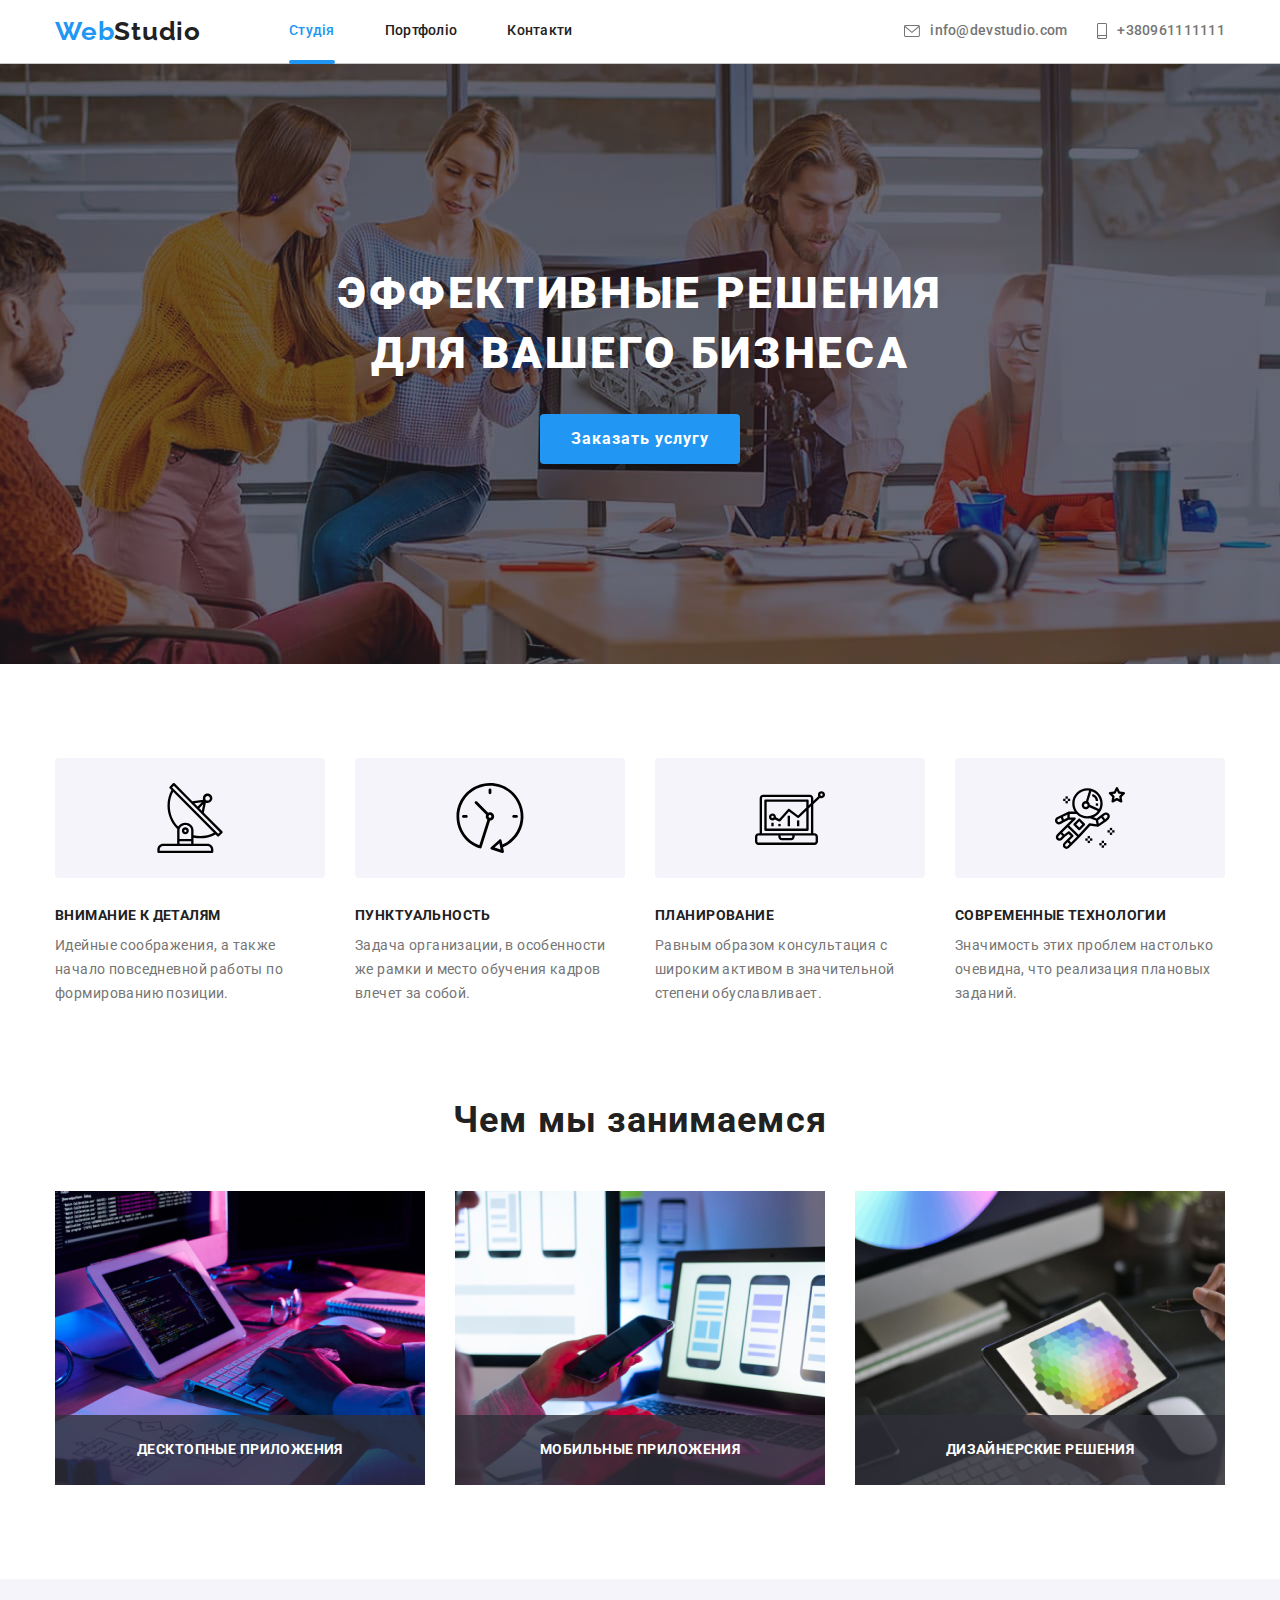
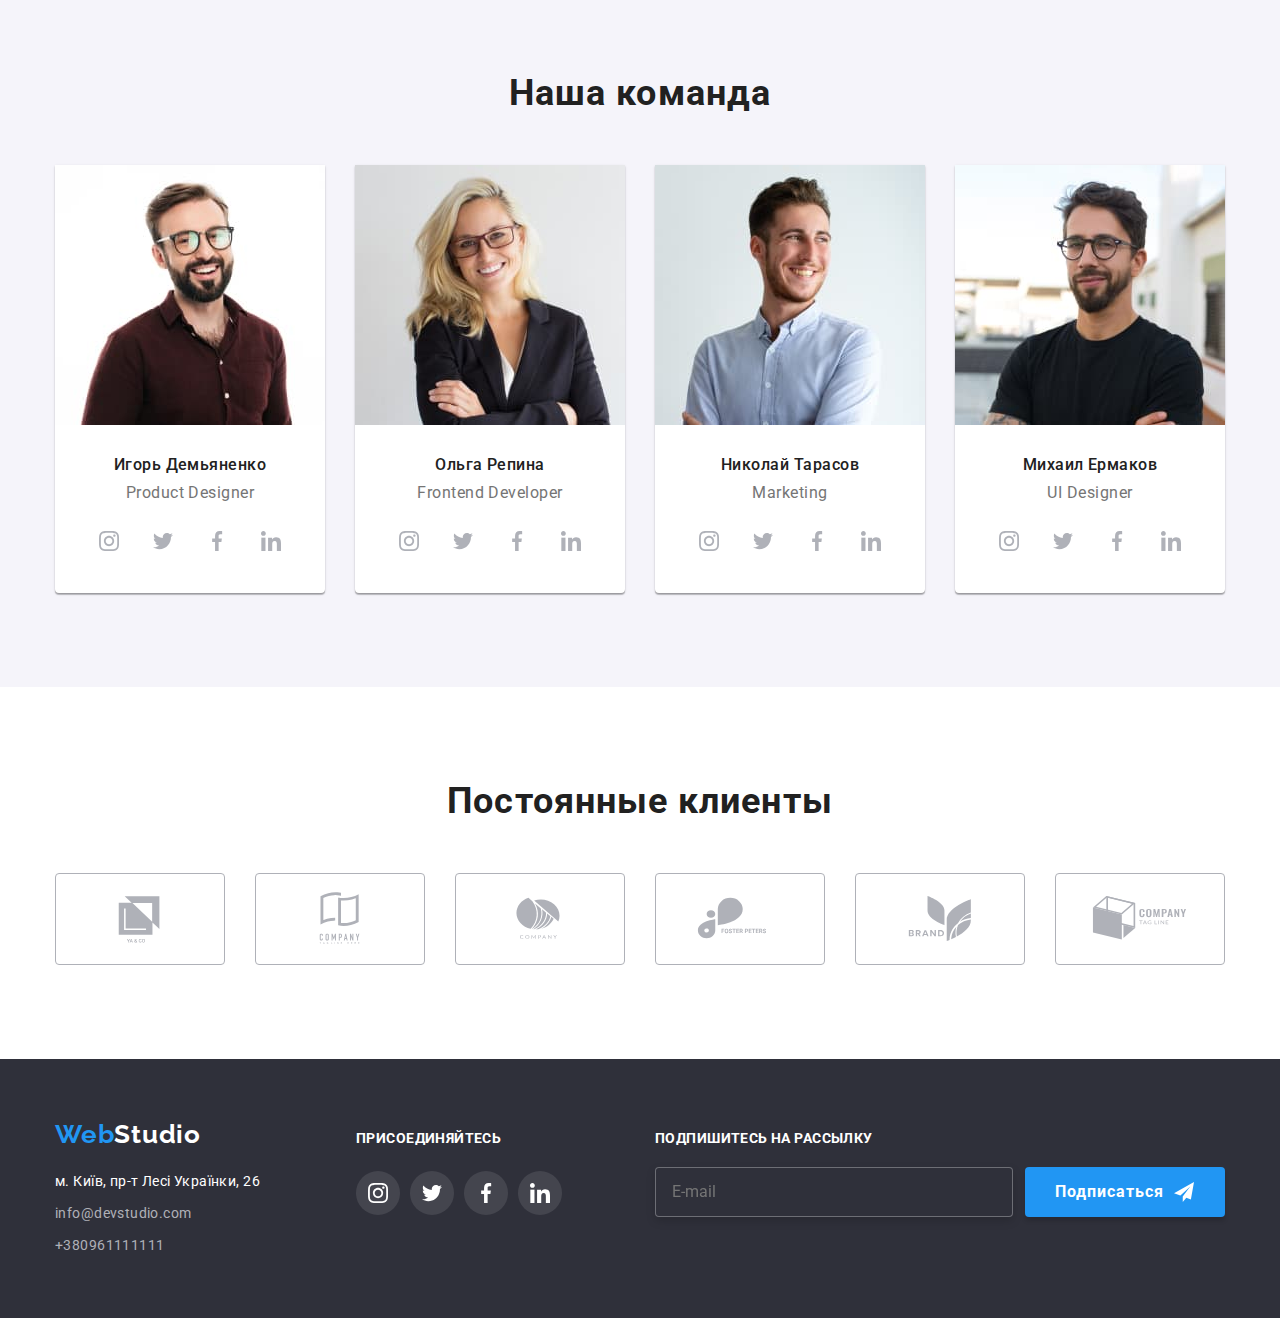
<file: index.html>
<!DOCTYPE html>
<html lang="en">

<head>
  <meta charset="UTF-8" />
  <meta http-equiv="X-UA-Compatible" content="IE=edge" />
  <meta name="viewport" content="width=device-width, initial-scale=1.0" />
  <link rel="preconnect" href="https://fonts.googleapis.com" />
  <link rel="preconnect" href="https://fonts.gstatic.com" crossorigin />
  <link href="https://fonts.googleapis.com/css2?family=Raleway:wght@700&family=Roboto:wght@400;500;700;900&display=swap"
    rel="stylesheet" />
  <link rel="stylesheet" href="https://cdn.jsdelivr.net/npm/modern-normalize@1.1.0/modern-normalize.min.css" />
  <link rel="stylesheet" href="./css/main.min.css" />
  <title>DZ8</title>
</head>

<body>
  <!--header-->
  <header class="header">
    <div class="conteiner navigation page-header-container">
      <nav class="navbar">
        <a class="logo-nav link" href="index.html">Web<span class="logoheader">Studio</span></a>
        <ul class="navbar-list list">
          <li class="navbar-item">
            <a class="nav-link link current" href="./index.html">Студія</a>
          </li>
          <li class="navbar-item">
            <a class="nav-link link" href="./portfolio.html">Портфоліо</a>
          </li>
          <li class="navbar-item">
            <a class="nav-link link" href="">Контакти</a>
          </li>
        </ul>
      </nav>
      <ul class="contact-list list">
        <li class="contact-item">
          <a class="contact-link link" href="mailto:info@devstudio.com">
            <svg class="mail-contact" width="16" height="12">
              <use href="./img/symbol-defs.svg#icon-mail"></use>
            </svg>
            info@devstudio.com
          </a>
        </li>
        <li class="contact-item">
          <a class="contact-link link" href="tel:+380961111111">
            <svg class="phone-contact" width="10" height="16">
              <use href="./img/symbol-defs.svg#icon-smartphone"></use>
            </svg>
            +380961111111</a>
        </li>
      </ul>
      <button type="button" class="mobile-menu-open" data-menu-open>
        <svg class="menu-mobile-open_icon" width="24" height="16">
          <use href="./img/symbol-defs.svg#icon-burger-open"></use>
        </svg>
      </button>
    </div>
    <div class="mobile-menu" data-menu>
      <div class="conteiner mobile-menu-conteiner">
        <ul class="mobile-menu-list list">
          <li class="mobile-menu-item">
            <a class="mobile-menu-link link current" href="./index.html">Студія</a>
          </li>
          <li class="mobile-menu-item">
            <a class="mobile-menu-link link" href="./portfolio.html">Портфоліо</a>
          </li>
          <li class="mobile-menu-item">
            <a class="mobile-menu-link link" href="">Контакти</a>
          </li>
        </ul>
        <div class="mobile-menu-contact">
          <ul class="mobile-menu-contact-list list">
            <li class="mobile-menu-contact-item contact">
              <a class="mobile-menu-contact-link-contact link" href="tel:+380961111111">
                +380961111111</a>
            </li>
            <li class="mobile-menu-contact-item">
              <a class="mobile-menu-contact-link-mail link" href="mailto:info@devstudio.com">
                info@devstudio.com
              </a>
            </li>
          </ul>
          <ul class="mobile-menu-cosial list">
            <li class="mobile-menu-cosial-item">
              <a href="" class="mobile-menu-cosial-link link">Instagram</a>
            </li>
            <li class="mobile-menu-cosial-item">
              <a href="" class="mobile-menu-cosial-link link">Twitter</a>
            </li>
            <li class="mobile-menu-cosial-item">
              <a href="" class="mobile-menu-cosial-link link">Facebook</a>
            </li>
            <li class="mobile-menu-cosial-item">
              <a href="" class="mobile-menu-cosial-link link">LinkedIn</a>
            </li>
          </ul>
        </div>
        <button type="button" class="mobile-menu-close-btn" data-menu-close>
          <svg class="mobile-menu-icon" width="40" height="40">
            <use href="./img/symbol-defs.svg#icon-close-modal-black"></use>
          </svg>
        </button>
      </div>
    </div>
  </header>
  <!--main-->
  <main>
    <!-- baner-->
    <section class="baner">
      <div class="conteiner">
        <h1 class="baner-title">Эффективные решения для вашего бизнеса</h1>
        <button class="btn baner-btn" type="button" data-modal-open>Заказать услугу</button>
      </div>
    </section>
    <!--content-->
    <section class="section">
      <div class="conteiner">
        <h2 class="content-title visually-hidden">Наші переваги</h2>
        <ul class="content-list list">
          <li class="content-item">
            <div class="content-svg-wraper">
              <svg class="content-svg" width="70" height="70">
                <use href="./img/symbol-defs.svg#icon-content1"></use>
              </svg>
            </div>
            <h3 class="content-subtitle">Внимание к деталям</h3>
            <p class="content-text">
              Идейные соображения, а также начало повседневной работы по формированию позиции.
            </p>
          </li>
          <li class="content-item">
            <div class="content-svg-wraper">
              <svg class="content-svg" width="70" height="70">
                <use href="./img/symbol-defs.svg#icon-content2"></use>
              </svg>
            </div>
            <h3 class="content-subtitle">Пунктуальность</h3>
            <p class="content-text">
              Задача организации, в особенности же рамки и место обучения кадров влечет за собой.
            </p>
          </li>
          <li class="content-item">
            <div class="content-svg-wraper">
              <svg class="content-svg" width="70" height="70">
                <use href="./img/symbol-defs.svg#icon-content3"></use>
              </svg>
            </div>
            <h3 class="content-subtitle">Планирование</h3>
            <p class="content-text">
              Равным образом консультация с широким активом в значительной степени обуславливает.
            </p>
          </li>
          <li class="content-item">
            <div class="content-svg-wraper">
              <svg class="content-svg" width="70" height="70">
                <use href="./img/symbol-defs.svg#icon-content4"></use>
              </svg>
            </div>
            <h3 class="content-subtitle">Современные технологии</h3>
            <p class="content-text">
              Значимость этих проблем настолько очевидна, что реализация плановых заданий.
            </p>
          </li>
        </ul>
      </div>
    </section>
    <!--work galery-->
    <section class="work section">
      <div class="conteiner">
        <h2 class="work-title">Чем мы занимаемся</h2>
        <ul class="work-list list">
          <li class="work-item">
            <div class="work-wraper">
              <img src="./img/box1.jpg" alt="developer typing on keyboard" width="370" />
              <p class="work-text-overlay">Десктопные приложения</p>
            </div>
          </li>
          <li class="work-item">
            <div class="work-wraper">
              <img src="./img/box2.jpg" alt="mobile developer watching at phone" width="370" />
              <p class="work-text-overlay">Мобильные приложения</p>
            </div>
          </li>
          <li class="work-item">
            <div class="work-wraper">
              <img src="./img/box3.jpg" alt="developer watching at tablet" width="370" />
              <p class="work-text-overlay">Дизайнерские решения</p>
            </div>
          </li>
        </ul>
      </div>
    </section>
    <!--team-->
    <section class="team section">
      <div class="conteiner">
        <h2 class="team-title">Наша команда</h2>
        <ul class="team-list list">
          <li class="team-item">
            <div class="team-img-thumb">
              <picture>
                <source srcset="
                      ./img/desktop/team1-desktop/team1-desktop.jpg    1x,
                      ./img/desktop/team1-desktop/team1-desktop@2x.jpg 2x
                    " media="(min-width: 1200px)" />
                <source srcset="
                      ./img/tablet/team1-tablet/team1-tablet.jpg    1x,
                      ./img/tablet/team1-tablet/team1-tablet@2x.jpg 2x
                    " media="(min-width: 768px) " />
                <source srcset="
                      ./img/mobile/team1-mobile/team1-mobile.jpg    1x,
                      ./img/mobile/team1-mobile/team1-mobile@2x.jpg 2x
                    " media="(max-width: 767px)" />
                <img src="./img/desktop/team1-desktop/team1-desktop.jpg" alt=" Фото Игоря Демьяненко" />
              </picture>
            </div>
            <div class="team-people">
              <h3 class="team-subtitle">Игорь Демьяненко</h3>
              <p class="team-text">Product Designer</p>
              <ul class="team-social-list list">
                <li class="team-social-item">
                  <a href="" class="team-link link">
                    <svg class="social-svg" width="20" height="20">
                      <use href="./img/symbol-defs.svg#icon-instagram"></use>
                    </svg>
                  </a>
                </li>
                <li class="team-social-item">
                  <a href="" class="team-link link">
                    <svg class="social-svg" width="20" height="20">
                      <use href="./img/symbol-defs.svg#icon-twitter"></use>
                    </svg>
                  </a>
                </li>
                <li class="team-social-item">
                  <a href="" class="team-link link">
                    <svg class="social-svg" width="20" height="20">
                      <use href="./img/symbol-defs.svg#icon-facebook"></use>
                    </svg>
                  </a>
                </li>
                <li class="team-social-item">
                  <a href="" class="team-link link">
                    <svg class="social-svg" width="20" height="20">
                      <use href="./img/symbol-defs.svg#icon-linkedin"></use>
                    </svg>
                  </a>
                </li>
              </ul>
            </div>
          </li>
          <li class="team-item">
            <picture>
              <source srcset="
                    ./img/desktop/team2-desktop/team2-desktop.jpg    1x,
                    ./img/desktop/team2-desktop/team2-desktop@2x.jpg 2x
                  " media="(min-width: 1200px)" />
              <source srcset="
                    ./img/tablet/team2-tablet/team2-tablet.jpg    1x,
                    ./img/tablet/team2-tablet/team2-tablet@2x.jpg 2x
                  " media="(min-width: 768px) " />
              <source srcset="
                    ./img/mobile/team2-mobile/team2-mobile.jpg    1x,
                    ./img/mobile/team2-mobile/team2-mobile@2x.jpg 2x
                  " media="(max-width: 767px)" />
              <img src="./img/desktop/team2-desktop/team2-desktop.jpg" alt=" Фото Игоря Демьяненко" />
            </picture>
            <div class="team-people">
              <h3 class="team-subtitle">Ольга Репина</h3>
              <p class="team-text">Frontend Developer</p>
              <ul class="team-social-list list">
                <li class="team-social-item">
                  <a href="" class="team-link link">
                    <svg class="social-svg" width="20" height="20">
                      <use href="./img/symbol-defs.svg#icon-instagram"></use>
                    </svg>
                  </a>
                </li>
                <li class="team-social-item">
                  <a href="" class="team-link link">
                    <svg class="social-svg" width="20" height="20">
                      <use href="./img/symbol-defs.svg#icon-twitter"></use>
                    </svg>
                  </a>
                </li>
                <li class="team-social-item">
                  <a href="" class="team-link link">
                    <svg class="social-svg" width="20" height="20">
                      <use href="./img/symbol-defs.svg#icon-facebook"></use>
                    </svg>
                  </a>
                </li>
                <li class="team-social-item">
                  <a href="" class="team-link link">
                    <svg class="social-svg" width="20" height="20">
                      <use href="./img/symbol-defs.svg#icon-linkedin"></use>
                    </svg>
                  </a>
                </li>
              </ul>
            </div>
          </li>
          <li class="team-item">
            <picture>
              <source srcset="
                    ./img/desktop/team3-desktop/team3-desktop.jpg    1x,
                    ./img/desktop/team3-desktop/team3-desktop@2x.jpg 2x
                  " media="(min-width: 1200px)" />
              <source srcset="
                    ./img/tablet/team3-tablet/team3-tablet.jpg    1x,
                    ./img/tablet/team3-tablet/team3-tablet@2x.jpg 2x
                  " media="(min-width: 768px) " />
              <source srcset="
                    ./img/mobile/team3-mobile/team3-mobile.jpg    1x,
                    ./img/mobile/team3-mobile/team3-mobile@2x.jpg 2x
                  " media="(max-width: 767px)" />
              <img src="./img/desktop/team3-desktop/team3-desktop.jpg" alt=" Фото Игоря Демьяненко" />
            </picture>
            <div class="team-people">
              <h3 class="team-subtitle">Николай Тарасов</h3>
              <p class="team-text">Marketing</p>
              <ul class="team-social-list list">
                <li class="team-social-item">
                  <a href="" class="team-link link">
                    <svg class="social-svg" width="20" height="20">
                      <use href="./img/symbol-defs.svg#icon-instagram"></use>
                    </svg>
                  </a>
                </li>
                <li class="team-social-item">
                  <a href="" class="team-link link">
                    <svg class="social-svg" width="20" height="20">
                      <use href="./img/symbol-defs.svg#icon-twitter"></use>
                    </svg>
                  </a>
                </li>
                <li class="team-social-item">
                  <a href="" class="team-link link">
                    <svg class="social-svg" width="20" height="20">
                      <use href="./img/symbol-defs.svg#icon-facebook"></use>
                    </svg>
                  </a>
                </li>
                <li class="team-social-item">
                  <a href="" class="team-link link">
                    <svg class="social-svg" width="20" height="20">
                      <use href="./img/symbol-defs.svg#icon-linkedin"></use>
                    </svg>
                  </a>
                </li>
              </ul>
            </div>
          </li>
          <li class="team-item">
            <picture>
              <source srcset="
                    ./img/desktop/team4-desktop/team4-desktop.jpg    1x,
                    ./img/desktop/team4-desktop/team4-desktop@2x.jpg 2x
                  " media="(min-width: 1200px)" />
              <source srcset="
                    ./img/tablet/team4-tablet/team4-tablet.jpg    1x,
                    ./img/tablet/team4-tablet/team4-tablet@2x.jpg 2x
                  " media="(min-width: 768px) " />
              <source srcset="
                    ./img/mobile/team4-mobile/team4-mobile.jpg    1x,
                    ./img/mobile/team4-mobile/team4-mobile@2x.jpg 2x
                  " media="(max-width: 767px)" />
              <img src="./img/desktop/team4-desktop/team4-desktop.jpg" alt=" Фото Игоря Демьяненко" />
            </picture>
            <div class="team-people">
              <h3 class="team-subtitle">Михаил Ермаков</h3>
              <p class="team-text">UI Designer</p>
              <ul class="team-social-list list">
                <li class="team-social-item">
                  <a href="" class="team-link link">
                    <svg class="social-svg" width="20" height="20">
                      <use href="./img/symbol-defs.svg#icon-instagram"></use>
                    </svg>
                  </a>
                </li>
                <li class="team-social-item">
                  <a href="" class="team-link link">
                    <svg class="social-svg" width="20" height="20">
                      <use href="./img/symbol-defs.svg#icon-twitter"></use>
                    </svg>
                  </a>
                </li>
                <li class="team-social-item">
                  <a href="" class="team-link link">
                    <svg class="social-svg" width="20" height="20">
                      <use href="./img/symbol-defs.svg#icon-facebook"></use>
                    </svg>
                  </a>
                </li>
                <li class="team-social-item">
                  <a href="" class="team-link link">
                    <svg class="social-svg" width="20" height="20">
                      <use href="./img/symbol-defs.svg#icon-linkedin"></use>
                    </svg>
                  </a>
                </li>
              </ul>
            </div>
          </li>
        </ul>
      </div>
    </section>
    <!--clients-->
    <section class="clients section">
      <div class="conteiner">
        <h2 class="clients-title">Постоянные клиенты</h2>
        <ul class="clients-list list">
          <li class="clients-item">
            <a href="" class="clients-link link">
              <svg class="clients-logo" width="106" height="60">
                <use href="./img/symbol-defs.svg#icon-clients1"></use>
              </svg>
            </a>
          </li>
          <li class="clients-item">
            <a href="" class="clients-link link">
              <svg class="clients-logo" width="106" height="60">
                <use href="./img/symbol-defs.svg#icon-clients2"></use>
              </svg>
            </a>
          </li>
          <li class="clients-item">
            <a href="" class="clients-link link">
              <svg class="clients-logo" width="106" height="60">
                <use href="./img/symbol-defs.svg#icon-clients3"></use>
              </svg>
            </a>
          </li>
          <li class="clients-item">
            <a href="" class="clients-link link">
              <svg class="clients-logo" width="106" height="60">
                <use href="./img/symbol-defs.svg#icon-clients4"></use>
              </svg>
            </a>
          </li>
          <li class="clients-item">
            <a href="" class="clients-link link">
              <svg class="clients-logo" width="106" height="60">
                <use href="./img/symbol-defs.svg#icon-clients5"></use>
              </svg>
            </a>
          </li>
          <li class="clients-item">
            <a href="" class="clients-link link">
              <svg class="clients-logo" width="106" height="60">
                <use href="./img/symbol-defs.svg#icon-clients6"></use>
              </svg>
            </a>
          </li>
        </ul>
      </div>
    </section>
  </main>
  <!--footer-->
  <footer class="footer">
    <div class="conteiner footer-wraper">
      <div class="address-wraper">
        <a class="logo-footer link" href="index.html">Web<span class="logofooter">Studio</span></a>
        <address>
          <ul class="footer-list list">
            <li class="footer-item">
              <a class="footer-map link" href="https://goo.gl/maps/QaSQcrVwAwJUvmYh8" target="_blank" rel="">м. Київ,
                пр-т Лесі Українки, 26</a>
            </li>
            <li class="footer-item">
              <a class="footer-contact-link link" href="mailto:info@devstudio.com">info@devstudio.com</a>
            </li>
            <li class="footer-item">
              <a class="footer-contact-link link" href="tel:+380961111111">+380961111111</a>
            </li>
          </ul>
        </address>
      </div>
      <div class="join">
        <h3 class="join-title">присоединяйтесь</h3>
        <ul class="team-social-list list">
          <li class="team-social-item">
            <a href="" class="team-link join-social-link link">
              <svg class="social-svg" width="20" height="20">
                <use href="./img/symbol-defs.svg#icon-instagram"></use>
              </svg>
            </a>
          </li>
          <li class="team-social-item">
            <a href="" class="team-link join-social-link link">
              <svg class="social-svg" width="20" height="20">
                <use href="./img/symbol-defs.svg#icon-twitter"></use>
              </svg>
            </a>
          </li>
          <li class="team-social-item">
            <a href="" class="team-link join-social-link link">
              <svg class="social-svg" width="20" height="20">
                <use href="./img/symbol-defs.svg#icon-facebook"></use>
              </svg>
            </a>
          </li>
          <li class="team-social-item">
            <a href="" class="team-link join-social-link link">
              <svg class="social-svg" width="20" height="20">
                <use href="./img/symbol-defs.svg#icon-linkedin"></use>
              </svg>
            </a>
          </li>
        </ul>
      </div>
      <div class="footer-subscription">
        <label for="footer-mail" class="footer-subscription-title">Подпишитесь на рассылку</label>
        <form class="footer-subscription-form">
          <input type="email" name="footer-user-mail" class="footer-subscription-mail" id="footer-mail"
            placeholder="E-mail" required />
          <button type="submit" class="btn footer-subscription-btn">
            Подписаться
            <svg class="footer-subscription-btn-icon" width="20" height="20">
              <use href="./img/symbol-defs.svg#icon-telegram"></use>
            </svg>
          </button>
        </form>
      </div>
    </div>
  </footer>
  <!--backdrop-->
  <div class="backdrop is-hidden" data-modal>
    <div class="modal">
      <button type="button" class="modal-close-btn" data-modal-close>
        <svg class="modal-close-icon" width="18" height="18">
          <use href="./img/symbol-defs.svg#icon-close-modal-black"></use>
        </svg>
      </button>
      <b class="modal-form-title">Оставьте свои данные, мы вам перезвоним</b>
      <form name="modal-form">
        <label class="modal-form-label" for="user-name">Имя</label>
        <span class="icon-wrapper">
          <input type="text" class="modal-form-input" name="user-name" id="user-name" required />
          <svg class="modal-icon" width="18" height="18">
            <use href="./img/symbol-defs.svg#icon-person"></use>
          </svg>
        </span>
        <label class="modal-form-label" for="user-phone">Телефон</label>
        <span class="icon-wrapper">
          <input name="user-phone" type="tel" class="modal-form-input" id="user-phone" required
            pattern="[0-9]{3}-[0-9]{3}-[0-9]{2}-[0-9]{2}" title="xxx-xxx-xx-xx" />
          <svg class="modal-icon" width="18" height="18">
            <use href="./img/symbol-defs.svg#icon-phone"></use>
          </svg>
        </span>
        <label class="modal-form-label" for="user-mail">Почта </label>
        <span class="icon-wrapper">
          <input name="user-mail" type="email" class="modal-form-input" id="user-mail" />
          <svg class="modal-icon" width="18" height="18">
            <use href="./img/symbol-defs.svg#icon-email"></use>
          </svg>
        </span>
        <label for="user-message" class="modal-form-label">Комментарий</label>
        <textarea name="user-message" class="modal-form-input textarea-form" placeholder="Введите текст"
          id="user-message"></textarea>
        <div class="checkbox-modal-wrapper">
          <input type="checkbox" id="user-policy" name="user-policy" class="visually-hidden modal-form-checkbox" />
          <label for="user-policy" class="modal-form-checkbox-label">Соглашаюсь с рассылкой и принимаю &nbsp;
            <a href="" class="modal-link-policy">Условия договора</a>
          </label>
        </div>
        <button class="modal-form-button btn">Отправить</button>
      </form>
    </div>
  </div>
  <!-- js script -->
  <script src="./js/modal.js"></script>
  <script src="./js/mobile-menu.js"></script>
</body>

</html>
</file>
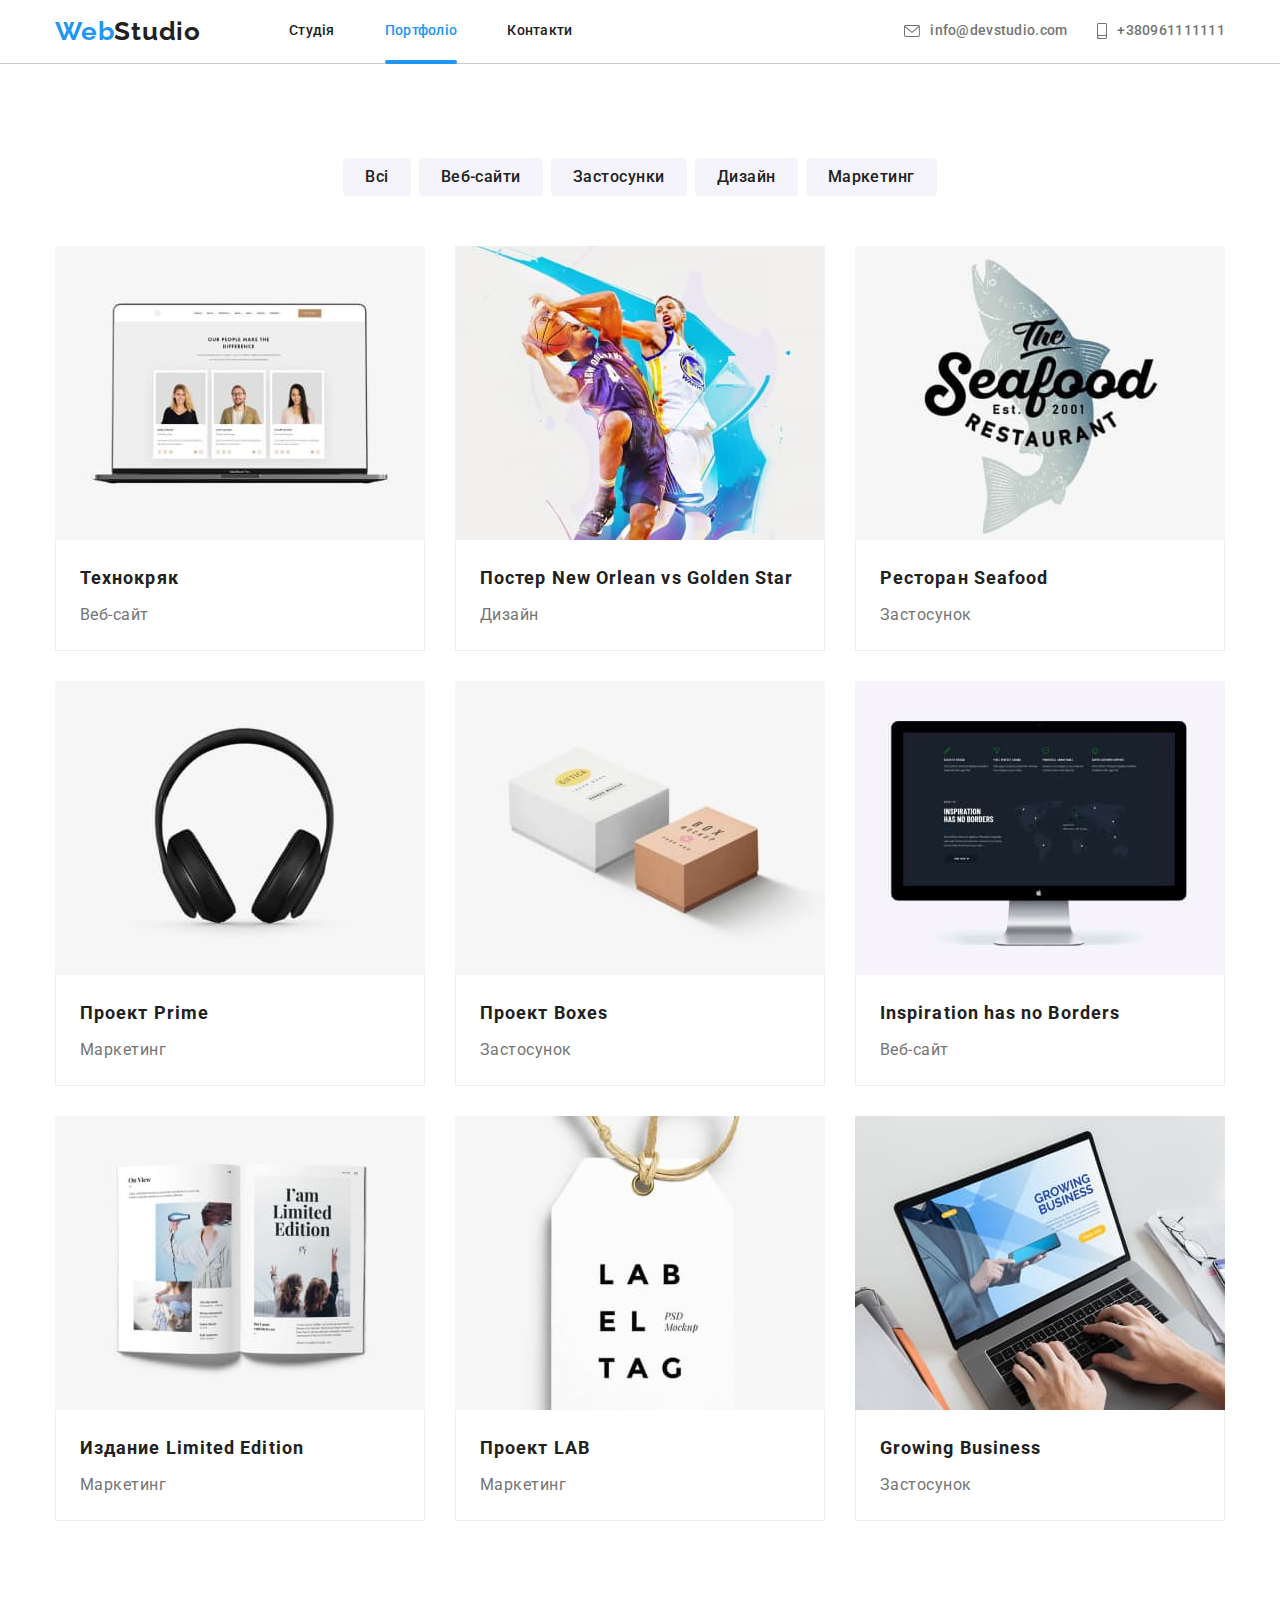
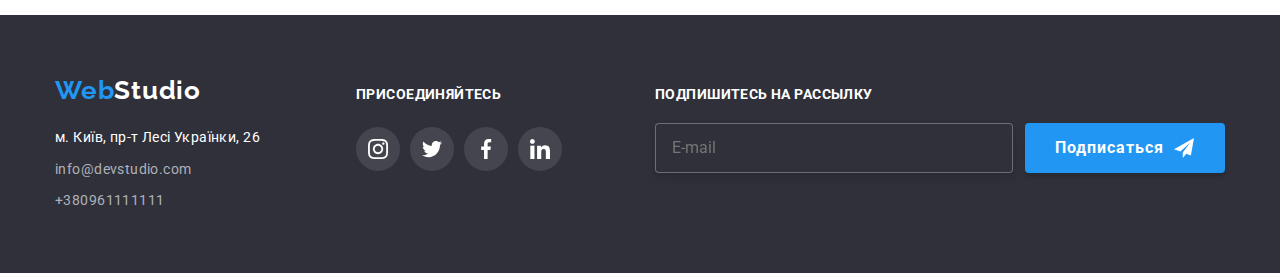
<file: portfolio.html>
<!DOCTYPE html>
<html lang="en">
  <head>
    <meta charset="UTF-8" />
    <meta http-equiv="X-UA-Compatible" content="IE=edge" />
    <meta name="viewport" content="width=device-width, initial-scale=1.0" />
    <link rel="preconnect" href="https://fonts.googleapis.com" />
    <link rel="preconnect" href="https://fonts.gstatic.com" crossorigin />
    <link
      href="https://fonts.googleapis.com/css2?family=Raleway:wght@700&family=Roboto:wght@400;500;700;900&display=swap"
      rel="stylesheet"
    />
    <link
      rel="stylesheet"
      href="https://cdn.jsdelivr.net/npm/modern-normalize@1.1.0/modern-normalize.min.css"
    />
    <link rel="stylesheet" href="./css/main.min.css" />
    <title>DZ8 portfolio</title>
  </head>

  <body>
    <!--header-->
    <header class="header">
      <div class="conteiner navigation page-header-container">
        <nav class="navbar">
          <a class="logo-nav link" href="index.html">Web<span class="logoheader">Studio</span></a>
          <ul class="navbar-list list">
            <li class="navbar-item">
              <a class="nav-link link" href="./index.html">Студія</a>
            </li>
            <li class="navbar-item">
              <a class="nav-link link current" href="./portfolio.html">Портфоліо</a>
            </li>
            <li class="navbar-item">
              <a class="nav-link link" href="">Контакти</a>
            </li>
          </ul>
        </nav>
        <ul class="contact-list list">
          <li class="contact-item">
            <a class="contact-link link" href="mailto:info@devstudio.com">
              <svg class="mail-contact" width="16" height="12">
                <use href="./img/symbol-defs.svg#icon-mail"></use>
              </svg>
              info@devstudio.com
            </a>
          </li>
          <li class="contact-item">
            <a class="contact-link link" href="tel:+380961111111">
              <svg class="phone-contact" width="10" height="16">
                <use href="./img/symbol-defs.svg#icon-smartphone"></use>
              </svg>
              +380961111111</a
            >
          </li>
        </ul>
        <button type="button" class="mobile-menu-open" data-menu-open>
          <svg class="menu-mobile-open_icon" width="24" height="16">
            <use href="./img/symbol-defs.svg#icon-burger-open"></use>
          </svg>
        </button>
      </div>
      <div class="mobile-menu" data-menu>
        <div class="conteiner mobile-menu-conteiner">
          <ul class="mobile-menu-list list">
            <li class="mobile-menu-item">
              <a class="mobile-menu-link link" href="./index.html">Студія</a>
            </li>
            <li class="mobile-menu-item">
              <a class="mobile-menu-link link current" href="./portfolio.html">Портфоліо</a>
            </li>
            <li class="mobile-menu-item">
              <a class="mobile-menu-link link" href="">Контакти</a>
            </li>
          </ul>
          <div class="mobile-menu-contact">
            <ul class="mobile-menu-contact-list list">
              <li class="mobile-menu-contact-item contact">
                <a class="mobile-menu-contact-link-contact link" href="tel:+380961111111">
                  +380961111111</a
                >
              </li>
              <li class="mobile-menu-contact-item">
                <a class="mobile-menu-contact-link-mail link" href="mailto:info@devstudio.com">
                  info@devstudio.com
                </a>
              </li>
            </ul>
            <ul class="mobile-menu-cosial list">
              <li class="mobile-menu-cosial-item">
                <a href="" class="mobile-menu-cosial-link link">Instagram</a>
              </li>
              <li class="mobile-menu-cosial-item">
                <a href="" class="mobile-menu-cosial-link link">Twitter</a>
              </li>
              <li class="mobile-menu-cosial-item">
                <a href="" class="mobile-menu-cosial-link link">Facebook</a>
              </li>
              <li class="mobile-menu-cosial-item">
                <a href="" class="mobile-menu-cosial-link link">LinkedIn</a>
              </li>
            </ul>
          </div>
          <button type="button" class="mobile-menu-close-btn" data-menu-close>
            <svg class="mobile-menu-icon" width="40" height="40">
              <use href="./img/symbol-defs.svg#icon-close-modal-black"></use>
            </svg>
          </button>
        </div>
      </div>
    </header>
    <!--main-->
    <main>
      <section class="section">
        <div class="conteiner">
          <h1 class="filter-title visually-hidden">Filter</h1>
          <!--filer-->
          <ul class="filter-list list">
            <li class="filter-list__item">
              <button class="filter-list__item__btn" type="button">Всі</button>
            </li>
            <li class="filter-list__item">
              <button class="filter-list__item__btn" type="button">Веб-сайти</button>
            </li>
            <li class="filter-list__item">
              <button class="filter-list__item__btn" type="button">Застосунки</button>
            </li>
            <li class="filter-list__item">
              <button class="filter-list__item__btn" type="button">Дизайн</button>
            </li>
            <li class="filter-list__item">
              <button class="filter-list__item__btn" type="button">Маркетинг</button>
            </li>
          </ul>
          <!--portfolio-work-->
          <ul class="portfolio-work__list list">
            <li class="portfolio-work__item item">
              <a class="portfolio-work__link link" href="">
                <div class="portfolio-work__wraper">
                  <picture>
                    <source
                      srcset="
                        ./img/desktop/pr1-desktop/pr1-desktop.jpg    1x,
                        ./img/desktop/pr1-desktop/pr1-desktop@2x.jpg 2x
                      "
                      media="(min-width: 1200px)"
                    />
                    <source
                      srcset="
                        ./img/tablet/pr1-tablet/pr1-tablet.jpg    1x,
                        ./img/tablet/pr1-tablet/pr1-tablet@2x.jpg 2x
                      "
                      media="(min-width: 768px) "
                    />
                    <source
                      srcset="
                        ./img/mobile/pr1-mobile/pr1-mobile.jpg    1x,
                        ./img/mobile/pr1-mobile/pr1-mobile@2x.jpg 2x
                      "
                      media="(max-width: 767px)"
                    />
                    <img src="./img/desktop/pr1-desktop/pr1-desktop.jpg" alt="notebook" />
                  </picture>
                  <p class="portfolio-work__wraper__overlay">
                    Ресурс предлагает комплексные предложения с разным уровнем функционала и
                    сервисов. Все это позволит посетителю получить исчерпывающие сведения о компании
                    или частном лице.
                  </p>
                </div>
                <div class="portfolio-work__name">
                  <h2 class="portfolio-work__title">Технокряк</h2>
                  <p class="portfolio-work__text">Веб-сайт</p>
                </div>
              </a>
            </li>
            <li class="portfolio-work__item item">
              <a class="portfolio-work__link link" href="">
                <div class="portfolio-work__wraper">
                  <picture>
                    <source
                      srcset="
                        ./img/desktop/pr2-desktop/pr2-desktop.jpg    1x,
                        ./img/desktop/pr2-desktop/pr2-desktop@2x.jpg 2x
                      "
                      media="(min-width: 1200px)"
                    />
                    <source
                      srcset="
                        ./img/tablet/pr2-tablet/pr2-tablet.jpg    1x,
                        ./img/tablet/pr2-tablet/pr2-tablet@2x.jpg 2x
                      "
                      media="(min-width: 768px) "
                    />
                    <source
                      srcset="
                        ./img/mobile/pr2-mobile/pr2-mobile.jpg    1x,
                        ./img/mobile/pr2-mobile/pr2-mobile@2x.jpg 2x
                      "
                      media="(max-width: 767px)"
                    />
                    <img src="./img/desktop/pr2-desktop/pr2-desktop.jpg" alt="notebook" />
                  </picture>
                  <p class="portfolio-work__wraper__overlay">
                    Ресурс предлагает комплексные предложения с разным уровнем функционала и
                    сервисов. Все это позволит посетителю получить исчерпывающие сведения о компании
                    или частном лице.
                  </p>
                </div>
                <div class="portfolio-work__name">
                  <h2 class="portfolio-work__title">Постер New Orlean vs Golden Star</h2>
                  <p class="portfolio-work__text">Дизайн</p>
                </div>
              </a>
            </li>
            <li class="portfolio-work__item item">
              <a class="portfolio-work__link link" href="">
                <div class="portfolio-work__wraper">
                  <picture>
                    <source
                      srcset="
                        ./img/desktop/pr3-desktop/pr3-desktop.jpg    1x,
                        ./img/desktop/pr3-desktop/pr3-desktop@2x.jpg 2x
                      "
                      media="(min-width: 1200px)"
                    />
                    <source
                      srcset="
                        ./img/tablet/pr3-tablet/pr3-tablet.jpg    1x,
                        ./img/tablet/pr3-tablet/pr3-tablet@2x.jpg 2x
                      "
                      media="(min-width: 768px) "
                    />
                    <source
                      srcset="
                        ./img/mobile/pr3-mobile/pr3-mobile.jpg    1x,
                        ./img/mobile/pr3-mobile/pr3-mobile@2x.jpg 2x
                      "
                      media="(max-width: 767px)"
                    />
                    <img src="./img/desktop/pr3-desktop/pr3-desktop.jpg" alt="notebook" />
                  </picture>
                  <p class="portfolio-work__wraper__overlay">
                    Ресурс предлагает комплексные предложения с разным уровнем функционала и
                    сервисов. Все это позволит посетителю получить исчерпывающие сведения о компании
                    или частном лице.
                  </p>
                </div>
                <div class="portfolio-work__name">
                  <h2 class="portfolio-work__title">Ресторан Seafood</h2>
                  <p class="portfolio-work__text">Застосунок</p>
                </div>
              </a>
            </li>
            <li class="portfolio-work__item item">
              <a class="portfolio-work__link link" href="">
                <div class="portfolio-work__wraper">
                  <picture>
                    <source
                      srcset="
                        ./img/desktop/pr4-desktop/pr4-desktop.jpg    1x,
                        ./img/desktop/pr4-desktop/pr4-desktop@2x.jpg 2x
                      "
                      media="(min-width: 1200px)"
                    />
                    <source
                      srcset="
                        ./img/tablet/pr4-tablet/pr4-tablet.jpg    1x,
                        ./img/tablet/pr4-tablet/pr4-tablet@2x.jpg 2x
                      "
                      media="(min-width: 768px) "
                    />
                    <source
                      srcset="
                        ./img/mobile/pr4-mobile/pr4-mobile.jpg    1x,
                        ./img/mobile/pr4-mobile/pr4-mobile@2x.jpg 2x
                      "
                      media="(max-width: 767px)"
                    />
                    <img src="./img/desktop/pr4-desktop/pr4-desktop.jpg" alt="notebook" />
                  </picture>
                  <p class="portfolio-work__wraper__overlay">
                    Ресурс предлагает комплексные предложения с разным уровнем функционала и
                    сервисов. Все это позволит посетителю получить исчерпывающие сведения о компании
                    или частном лице.
                  </p>
                </div>
                <div class="portfolio-work__name">
                  <h2 class="portfolio-work__title">Проект Prime</h2>
                  <p class="portfolio-work__text">Маркетинг</p>
                </div>
              </a>
            </li>
            <li class="portfolio-work__item item">
              <a class="portfolio-work__link link" href="">
                <div class="portfolio-work__wraper">
                  <picture>
                    <source
                      srcset="
                        ./img/desktop/pr5-desktop/pr5-desktop.jpg    1x,
                        ./img/desktop/pr5-desktop/pr5-desktop@2x.jpg 2x
                      "
                      media="(min-width: 1200px)"
                    />
                    <source
                      srcset="
                        ./img/tablet/pr5-tablet/pr5-tablet.jpg    1x,
                        ./img/tablet/pr5-tablet/pr5-tablet@2x.jpg 2x
                      "
                      media="(min-width: 768px) "
                    />
                    <source
                      srcset="
                        ./img/mobile/pr5-mobile/pr5-mobile.jpg    1x,
                        ./img/mobile/pr5-mobile/pr5-mobile@2x.jpg 2x
                      "
                      media="(max-width: 767px)"
                    />
                    <img src="./img/desktop/pr5-desktop/pr5-desktop.jpg" alt="notebook" />
                  </picture>
                  <p class="portfolio-work__wraper__overlay">
                    Ресурс предлагает комплексные предложения с разным уровнем функционала и
                    сервисов. Все это позволит посетителю получить исчерпывающие сведения о компании
                    или частном лице.
                  </p>
                </div>
                <div class="portfolio-work__name">
                  <h2 class="portfolio-work__title">Проект Boxes</h2>
                  <p class="portfolio-work__text">Застосунок</p>
                </div>
              </a>
            </li>
            <li class="portfolio-work__item item">
              <a class="portfolio-work__link link" href="">
                <div class="portfolio-work__wraper">
                  <picture>
                    <source
                      srcset="
                        ./img/desktop/pr6-desktop/pr6-desktop.jpg    1x,
                        ./img/desktop/pr6-desktop/pr6-desktop@2x.jpg 2x
                      "
                      media="(min-width: 1200px)"
                    />
                    <source
                      srcset="
                        ./img/tablet/pr6-tablet/pr6-tablet.jpg    1x,
                        ./img/tablet/pr6-tablet/pr6-tablet@2x.jpg 2x
                      "
                      media="(min-width: 768px) "
                    />
                    <source
                      srcset="
                        ./img/mobile/pr6-mobile/pr6-mobile.jpg    1x,
                        ./img/mobile/pr6-mobile/pr6-mobile@2x.jpg 2x
                      "
                      media="(max-width: 767px)"
                    />
                    <img src="./img/desktop/pr6-desktop/pr6-desktop.jpg" alt="notebook" />
                  </picture>
                  <p class="portfolio-work__wraper__overlay">
                    Ресурс предлагает комплексные предложения с разным уровнем функционала и
                    сервисов. Все это позволит посетителю получить исчерпывающие сведения о компании
                    или частном лице.
                  </p>
                </div>
                <div class="portfolio-work__name">
                  <h2 class="portfolio-work__title">Inspiration has no Borders</h2>
                  <p class="portfolio-work__text">Веб-сайт</p>
                </div>
              </a>
            </li>
            <li class="portfolio-work__item item">
              <a class="portfolio-work__link link" href="">
                <div class="portfolio-work__wraper">
                  <picture>
                    <source
                      srcset="
                        ./img/desktop/pr7-desktop/pr7-desktop.jpg    1x,
                        ./img/desktop/pr7-desktop/pr7-desktop@2x.jpg 2x
                      "
                      media="(min-width: 1200px)"
                    />
                    <source
                      srcset="
                        ./img/tablet/pr7-tablet/pr7-tablet.jpg    1x,
                        ./img/tablet/pr7-tablet/pr7-tablet@2x.jpg 2x
                      "
                      media="(min-width: 768px) "
                    />
                    <source
                      srcset="
                        ./img/mobile/pr7-mobile/pr7-mobile.jpg    1x,
                        ./img/mobile/pr7-mobile/pr7-mobile@2x.jpg 2x
                      "
                      media="(max-width: 767px)"
                    />
                    <img src="./img/desktop/pr7-desktop/pr7-desktop.jpg" alt="notebook" />
                  </picture>
                  <p class="portfolio-work__wraper__overlay">
                    Ресурс предлагает комплексные предложения с разным уровнем функционала и
                    сервисов. Все это позволит посетителю получить исчерпывающие сведения о компании
                    или частном лице.
                  </p>
                </div>
                <div class="portfolio-work__name">
                  <h2 class="portfolio-work__title">Издание Limited Edition</h2>
                  <p class="portfolio-work__text">Маркетинг</p>
                </div>
              </a>
            </li>
            <li class="portfolio-work__item item">
              <a class="portfolio-work__link link" href="">
                <div class="portfolio-work__wraper">
                  <picture>
                    <source
                      srcset="
                        ./img/desktop/pr8-desktop/pr8-desktop.jpg    1x,
                        ./img/desktop/pr8-desktop/pr8-desktop@2x.jpg 2x
                      "
                      media="(min-width: 1200px)"
                    />
                    <source
                      srcset="
                        ./img/tablet/pr8-tablet/pr8-tablet.jpg    1x,
                        ./img/tablet/pr8-tablet/pr8-tablet@2x.jpg 2x
                      "
                      media="(min-width: 768px) "
                    />
                    <source
                      srcset="
                        ./img/mobile/pr8-mobile/pr8-mobile.jpg    1x,
                        ./img/mobile/pr8-mobile/pr8-mobile@2x.jpg 2x
                      "
                      media="(max-width: 767px)"
                    />
                    <img src="./img/desktop/pr8-desktop/pr8-desktop.jpg" alt="notebook" />
                  </picture>
                  <p class="portfolio-work__wraper__overlay">
                    Ресурс предлагает комплексные предложения с разным уровнем функционала и
                    сервисов. Все это позволит посетителю получить исчерпывающие сведения о компании
                    или частном лице.
                  </p>
                </div>
                <div class="portfolio-work__name">
                  <h2 class="portfolio-work__title">Проект LAB</h2>
                  <p class="portfolio-work__text">Маркетинг</p>
                </div>
              </a>
            </li>
            <li class="portfolio-work__item item">
              <a class="portfolio-work__link link" href="">
                <div class="portfolio-work__wraper">
                  <picture>
                    <source
                      srcset="
                        ./img/desktop/pr9-desktop/pr9-desktop.jpg    1x,
                        ./img/desktop/pr9-desktop/pr9-desktop@2x.jpg 2x
                      "
                      media="(min-width: 1200px)"
                    />
                    <source
                      srcset="
                        ./img/tablet/pr9-tablet/pr9-tablet.jpg    1x,
                        ./img/tablet/pr9-tablet/pr9-tablet@2x.jpg 2x
                      "
                      media="(min-width: 768px) "
                    />
                    <source
                      srcset="
                        ./img/mobile/pr9-mobile/pr9-mobile.jpg    1x,
                        ./img/mobile/pr9-mobile/pr9-mobile@2x.jpg 2x
                      "
                      media="(max-width: 767px)"
                    />
                    <img src="./img/desktop/pr9-desktop/pr9-desktop.jpg" alt="notebook" />
                  </picture>
                  <p class="portfolio-work__wraper__overlay">
                    Ресурс предлагает комплексные предложения с разным уровнем функционала и
                    сервисов. Все это позволит посетителю получить исчерпывающие сведения о компании
                    или частном лице.
                  </p>
                </div>
                <div class="portfolio-work__name">
                  <h2 class="portfolio-work__title">Growing Business</h2>
                  <p class="portfolio-work__text">Застосунок</p>
                </div>
              </a>
            </li>
          </ul>
        </div>
      </section>
    </main>
    <!--footer-->
    <footer class="footer">
      <div class="conteiner footer-wraper">
        <div class="address-wraper">
          <a class="logo-footer link" href="index.html"
            >Web<span class="logofooter">Studio</span></a
          >
          <address>
            <ul class="footer-list list">
              <li class="footer-item">
                <a
                  class="footer-map link"
                  href="https://goo.gl/maps/QaSQcrVwAwJUvmYh8"
                  target="_blank"
                  rel=""
                  >м. Київ, пр-т Лесі Українки, 26</a
                >
              </li>
              <li class="footer-item">
                <a class="footer-contact-link link" href="mailto:info@devstudio.com"
                  >info@devstudio.com</a
                >
              </li>
              <li class="footer-item">
                <a class="footer-contact-link link" href="tel:+380961111111">+380961111111</a>
              </li>
            </ul>
          </address>
        </div>
        <div class="join">
          <h3 class="join-title">присоединяйтесь</h3>
          <ul class="team-social-list list">
            <li class="team-social-item">
              <a href="" class="team-link join-social-link link">
                <svg class="social-svg" width="20" height="20">
                  <use href="./img/symbol-defs.svg#icon-instagram"></use>
                </svg>
              </a>
            </li>
            <li class="team-social-item">
              <a href="" class="team-link join-social-link link">
                <svg class="social-svg" width="20" height="20">
                  <use href="./img/symbol-defs.svg#icon-twitter"></use>
                </svg>
              </a>
            </li>
            <li class="team-social-item">
              <a href="" class="team-link join-social-link link">
                <svg class="social-svg" width="20" height="20">
                  <use href="./img/symbol-defs.svg#icon-facebook"></use>
                </svg>
              </a>
            </li>
            <li class="team-social-item">
              <a href="" class="team-link join-social-link link">
                <svg class="social-svg" width="20" height="20">
                  <use href="./img/symbol-defs.svg#icon-linkedin"></use>
                </svg>
              </a>
            </li>
          </ul>
        </div>
        <div class="footer-subscription">
          <label for="footer-mail" class="footer-subscription-title">Подпишитесь на рассылку</label>
          <form class="footer-subscription-form">
            <input
              type="email"
              name="footer-user-mail"
              class="footer-subscription-mail"
              id="footer-mail"
              placeholder="E-mail"
              required
            />
            <button type="submit" class="btn footer-subscription-btn">
              Подписаться
              <svg class="footer-subscription-btn-icon" width="20" height="20">
                <use href="./img/symbol-defs.svg#icon-telegram"></use>
              </svg>
            </button>
          </form>
        </div>
      </div>
    </footer>
    <!-- js script -->
    <script src="./js/modal.js"></script>
    <script src="./js/mobile-menu.js"></script>
  </body>
</html>
</file>
<file: css/main.min.css>
:root{--primari-text-color: #757575;--title-text-color: #212121;--accent-text-color: #2196f3;--primari-white-color: #ffffff;--primari-border-color: #afb1b8;--cubic-bezier: cubic-bezier(0.4, 0, 0.2, 1)}body{font-family:"Roboto"}h1,h2,h3,p,ul{margin:0}ul{padding:0}img{display:block;max-width:100%;height:auto}.list{list-style:none}.section{padding-top:94px;padding-bottom:94px}@media screen and (max-width: 1199px){.section{padding-top:60px;padding-bottom:60px}}.link{display:block;color:var(--title-text-color);text-decoration:none;transition:color 250ms cubic-bezier(0.4, 0, 0.2, 1)}.link:hover,.link:focus{color:var(--accent-text-color)}.conteiner{padding-left:15px;padding-right:15px}@media screen and (min-width: 480px){.conteiner{width:480px;margin-left:auto;margin-right:auto}}@media screen and (min-width: 768px){.conteiner{width:768px}}@media screen and (min-width: 1200px){.conteiner{width:1200px}}.visually-hidden{position:absolute;white-space:nowrap;width:1px;height:1px;overflow:hidden;border:0;padding:0;clip:rect(0 0 0 0);clip-path:inset(50%);margin:-1px}.mobile-menu{position:fixed;width:100%;height:100%;z-index:1000;top:0;left:0;background-color:#fff;opacity:0;visibility:hidden;pointer-events:none;transition:opasity 500ms linear visibility 500ms linear}.mobile-menu.is-open{opacity:1;visibility:visible;pointer-events:all}.mobile-menu-conteiner{position:relative;display:flex;flex-direction:column;justify-content:space-between;height:100%;padding:48px 40px}.mobile-menu-close-btn{position:absolute;top:15px;right:15px;padding:0;line-height:0;border:none;background-color:rgba(0,0,0,0);cursor:pointer}.mobile-menu-item{font-weight:500;font-size:40px;line-height:1.175;letter-spacing:.02em;color:#212121}.mobile-menu-item:not(:last-child){margin-bottom:32px}.mobile-menu-link.current{color:var(--accent-text-color)}.mobile-menu-contact-item{margin-bottom:32px}.mobile-menu-contact-link-contact{font-weight:500;font-size:34px;line-height:1.17;letter-spacing:.02em;color:#2196f3}.mobile-menu-contact-link-mail{font-weight:500;font-size:24px;line-height:1.16;letter-spacing:.02em;color:#757575}.mobile-menu-cosial{display:flex}.mobile-menu-cosial-item:not(:last-child){padding-right:10px;border-right:1px solid rgba(33,33,33,.2)}.mobile-menu-cosial-item:not(:first-child){margin-left:10px}.mobile-menu-cosial-link{font-weight:500;font-size:18px;line-height:1.22;letter-spacing:.02em;color:#2196f3}@media screen and (min-width: 768px){.mobile-menu{display:none}}.backdrop{position:fixed;z-index:100;top:0;left:0;width:100%;height:100%;background-color:rgba(0,0,0,.5);transition:opacity 250ms cubic-bezier(0.4, 0, 0.2, 1),visibility 250ms cubic-bezier(0.4, 0, 0.2, 1)}.backdrop.is-hidden{opacity:0;visibility:hidden;pointer-events:none}.modal{display:flex;flex-direction:column;position:absolute;top:50%;left:50%;padding:40px;transform:translate(-50%, -50%);width:450px;height:609px;background-color:var(--primari-white-color)}.modal-close-btn{position:absolute;top:10px;right:10px;display:flex;align-items:center;justify-content:center;width:30px;height:30px;border-radius:50%;padding:0;background-color:var(--primari-white-color);border:1px solid rgba(0,0,0,.1);transition:background-color 250ms cubic-bezier(0.4, 0, 0.2, 1);cursor:pointer}.modal-close-btn:hover,.modal-close-btn:focus{background-color:var(--primari-border-color);fill:var(--accent-text-color)}.modal-form{display:flex;flex-direction:column;padding-left:50px}.modal-form-title{display:block;text-align:center;margin-bottom:12px;font-size:20px;line-height:1.15;letter-spacing:.03em;color:var(--title-text-color)}.modal-form-label{position:relative;display:block;margin-bottom:4px;font-size:12px;line-height:1.16;letter-spacing:.01em;color:var(--primari-text-color)}.icon-wrapper{display:block;position:relative;margin-bottom:10px}.modal-icon{position:absolute;top:50%;transform:translateY(-50%);left:12px}.modal-form-input:focus+.modal-icon{fill:var(--accent-text-color)}.modal-form-input{display:block;width:100%;height:40px;padding-left:45px;outline:none;border:1px solid rgba(33,33,33,.2);border-radius:4px}.modal-form-input:focus{outline:0;border-color:var(--accent-text-color)}.textarea-form{height:120px;resize:none;padding:12px 11px;margin-bottom:20px}.textarea-form::placeholder{font-weight:400;font-size:12px;line-height:1.16;letter-spacing:.01em;color:rgba(117,117,117,.5)}@media screen and (max-width: 480px){.modal{width:100%}}@media screen and (min-width: 480px){.modal{width:450px}}@media screen and (min-width: 1200px){.modal{width:528px;height:581px}}.modal-form-checkbox-label{display:flex;align-items:center;justify-content:center;font-size:12px;line-height:1.71;letter-spacing:.03em;color:var(--primari-text-color)}.modal-form-checkbox-label::before{content:"";display:inline-block;width:16px;height:15px;margin-right:7px;background-image:url("../img/chekbox-off.svg");background-repeat:no-repeat;background-position:50% 50%;cursor:pointer;transition:background-image 250ms cubic-bezier(0.4, 0, 0.2, 1)}.modal-form-checkbox:checked+.modal-form-checkbox-label::before{background-image:url("../img/chekbox-on.svg");background-repeat:no-repeat;background-position:50% 50%}.modal-form-checkbox:focus+.modal-form-checkbox-label::before{width:16px;height:15px;border:1px solid var(--accent-text-color);border-radius:4px}.checkbox-modal-wrapper{margin-bottom:30px}.modal-link-policy{font-size:12px;line-height:1.71;letter-spacing:.03em;text-decoration-line:underline;color:var(--accent-text-color);transition:box-shadow 250ms cubic-bezier(0.4, 0, 0.2, 1)}.modal-link-policy:hover,.modal-link-policy:focus{box-shadow:0px 3px 3px rgba(0,0,0,.15)}.modal-form-button{display:block;margin:0 auto}@media screen and (min-width: 1200px){.modal-form-checkbox-label{font-size:14px}.modal-link-policy{font-size:14px}}.header{border-bottom:1px solid #cac9c9}.navigation{display:flex;align-items:center}.logo-nav{font-family:"Raleway";font-style:normal;font-weight:700;font-size:24px;line-height:1.19;letter-spacing:.03em;color:var(--accent-text-color);transform:scale(1);transition:transform 350ms cubic-bezier(0.4, 0, 0.2, 1)}.logo-nav:hover,.logo-nav:focus{transform:scale(1.05)}.logoheader{color:var(--title-text-color)}.navbar{display:flex}.nav-link{position:relative}.nav-link.current::after{content:"";position:absolute;display:block;bottom:-25px;left:0;width:100%;height:4px;background:#2196f3;border-radius:2px}@media screen and (max-width: 1199px){.contact-list{display:none}}@media screen and (max-width: 767px){.navbar-list{display:none}.page-header-container{position:relative;display:flex;align-items:center;justify-content:space-between;padding-top:10px;padding-bottom:10px}.mobile-menu-open{background-color:rgba(0,0,0,0);border:none;padding:12px 8px;line-height:0;cursor:pointer}}@media screen and (min-width: 768px){.mobile-menu-open{display:none}.page-header-container{padding-top:16px;padding-bottom:16px}.navbar{display:flex}.navbar-list{display:flex;align-items:center;margin-left:88px}.navbar-item{font-weight:500;font-size:14px;line-height:1.14;letter-spacing:.02em}.navbar-item:not(:last-child){margin-right:50px}.contact-list{display:flex;flex-direction:column;margin-left:84px}.contact-item:not(:last-child){margin-bottom:10px}.contact-link{display:flex;align-items:center;font-weight:500;font-size:14px;line-height:1.14;letter-spacing:.02em;color:#757575;transition:color 250ms cubic-bezier(0.4, 0, 0.2, 1)}.contact-link:hover,.contact-link:focus{color:var(--accent-text-color);fill:var(--accent-text-color)}.navbar-list .current{color:var(--accent-text-color)}.phone-contact{margin-right:10px;fill:currentColor}.mail-contact{margin-right:10px;fill:currentColor}}@media screen and (min-width: 1200px){.logo-nav{font-size:26px}.contact-list{flex-direction:row;margin-left:auto}.contact-item:not(:last-child){margin-right:30px;margin-bottom:0}.contact-link{margin-bottom:0}}.baner{margin-left:auto;margin-right:auto;padding-top:118px;padding-bottom:118px;background-image:linear-gradient(rgba(47, 48, 58, 0.4), rgba(47, 48, 58, 0.4)),url(../img/mobile/hero-mobile/hero-mobile.jpg);background-repeat:no-repeat;background-size:cover;background-color:#2f303a;background-position:center center}@media(min-device-pixel-ratio: 2),(-webkit-min-device-pixel-ratio: 2),(min-resolution: 192dpi),(min-resolution: 2dppx){.baner{background-image:linear-gradient(rgba(47, 48, 58, 0.4), rgba(47, 48, 58, 0.4)),url(../img/mobile/hero-mobile/hero-mobile@2x.jpg)}}@media screen and (min-width: 768px){.baner{background-image:linear-gradient(rgba(47, 48, 58, 0.4), rgba(47, 48, 58, 0.4)),url(../img/tablet/hero-tablet/hero-tablet.jpg);background-size:cover}}@media screen and (min-width: 768px)and (min-device-pixel-ratio: 2),screen and (min-width: 768px)and (-webkit-min-device-pixel-ratio: 2),screen and (min-width: 768px)and (min-resolution: 192dpi),screen and (min-width: 768px)and (min-resolution: 2dppx){.baner{background-image:linear-gradient(rgba(47, 48, 58, 0.4), rgba(47, 48, 58, 0.4)),url(../img/tablet/hero-tablet/hero-tablet@2x.jpg)}}@media screen and (min-width: 1200px){.baner{max-width:1600px;height:600px;padding-bottom:200px;padding-top:200px;background-size:1600px 600px;background-image:linear-gradient(rgba(47, 48, 58, 0.4), rgba(47, 48, 58, 0.4)),url(../img/desktop/hero-desktop/hero-desktop.jpg)}}@media screen and (min-width: 1200px)and (min-device-pixel-ratio: 2),screen and (min-width: 1200px)and (-webkit-min-device-pixel-ratio: 2),screen and (min-width: 1200px)and (min-resolution: 192dpi),screen and (min-width: 1200px)and (min-resolution: 2dppx){.baner{background-image:linear-gradient(rgba(47, 48, 58, 0.4), rgba(47, 48, 58, 0.4)),url(../img/desktop/hero-desktop/hero-desktop@2x.jpg)}}.baner-title{margin:0 auto;margin-bottom:30px;font-weight:900;font-size:26px;line-height:1.61;text-align:center;letter-spacing:.06em;text-transform:uppercase;color:var(--primari-white-color)}@media screen and (min-width: 768px){.baner-title{width:360px}}@media screen and (min-width: 1200px){.baner-title{width:696px;font-size:44px;line-height:1.36}}.btn{width:200px;height:50px;background-color:var(--accent-text-color);box-shadow:0px 4px 4px rgba(0,0,0,.15);border-radius:4px;font-weight:700;font-size:16px;line-height:1.875;text-align:center;letter-spacing:.06em;color:var(--primari-white-color);border-color:rgba(0,0,0,0);cursor:pointer;transform:scale(1);transition:transform 250ms cubic-bezier(0.4, 0, 0.2, 1)}.btn:hover,.btn:focus{background-color:#188ce8;transform:scale(0.9)}.baner-btn{display:block;margin:0 auto}.content-list{display:flex;flex-direction:column}.content-item{max-width:450px}.content-item:not(:last-child){margin-bottom:30px}.content-svg-wraper{display:flex;align-items:center;justify-content:center;height:120px;margin-bottom:30px;border-radius:4px;background:#f5f4fa}.content-subtitle{margin-bottom:10px;font-weight:700;font-size:14px;line-height:1.14;letter-spacing:.03em;text-align:center;text-transform:uppercase;color:var(--title-text-color)}.content-text{font-size:14px;line-height:1.71;letter-spacing:.03em;color:var(--primari-text-color)}@media screen and (min-width: 768px){.content-list{display:flex;flex-direction:row;flex-wrap:wrap;flex-basis:calc((100% - 30px)/2);gap:30px}.content-item{flex-basis:calc((100% - 30px)/2)}.content-item:not(:last-child){margin-bottom:0}}@media screen and (min-width: 1200px){.content-item{flex-basis:calc((100% - 90px)/4)}}@media screen and (max-width: 1199px){.work.section{display:none}}@media screen and (min-width: 1200px){.work{padding-top:0px}.work-list{display:flex}.work-item:not(:last-child){margin-right:30px}.work-title{margin-bottom:50px;font-weight:700;font-size:36px;line-height:1.16;text-align:center;letter-spacing:.03em;color:var(--title-text-color)}.work-wraper{position:relative}.work-text-overlay{position:absolute;display:flex;align-items:center;justify-content:center;content:"";bottom:0;left:0;width:100%;height:70px;font-weight:700;font-size:14px;line-height:1.14;letter-spacing:.03em;text-transform:uppercase;color:var(--primari-white-color);background-color:rgba(47,48,58,.8)}}.team-item{background:var(--primari-white-color);box-shadow:0px 1px 3px rgba(0,0,0,.12),0px 1px 1px rgba(0,0,0,.14),0px 2px 1px rgba(0,0,0,.2);border-radius:0px 0px 4px 4px}.team-item:not(:last-child){margin-bottom:30px}.team-title{margin-bottom:30px;font-weight:700;font-size:28px;line-height:1.16;text-align:center;letter-spacing:.03em;color:var(--title-text-color)}.team-people{padding:30px 0}.team-subtitle{margin-bottom:10px;font-weight:500;font-size:16px;line-height:19px;text-align:center;letter-spacing:.03em;color:var(--title-text-color)}.team-text{margin-bottom:16px;font-weight:400;font-size:16px;line-height:1.18;text-align:center;letter-spacing:.03em;color:var(--primari-text-color)}.team-social-list{display:flex;justify-content:center;gap:10px}.team-link{display:flex;justify-content:center;align-items:center;width:44px;height:44px;border-radius:50%;background-color:var(--primari-white-color);fill:var(--primari-border-color);transition:background-color 250ms cubic-bezier(0.4, 0, 0.2, 1),fill 250ms cubic-bezier(0.4, 0, 0.2, 1)}.team-link:focus,.team-link:hover{background-color:var(--accent-text-color);fill:var(--primari-white-color);cursor:pointer}.social-svg{width:20px;height:20px}@media screen and (max-width: 480px){.team{background-color:#f5f4fa}.team-list{display:flex;flex-direction:column;align-items:center}}@media screen and (min-width: 480px){.team{background-color:#f5f4fa}.team-list{display:flex;flex-direction:column;align-items:center}.team-item{flex-basis:calc((100% - 30px)/2)}}@media screen and (min-width: 768px){.team-list{display:flex;flex-direction:row;flex-wrap:wrap;justify-content:center;flex-basis:calc((100% - 30px)/2);gap:30px}.team-item:not(:last-child){margin-bottom:0}}@media screen and (min-width: 1200px){.team-list{display:flex;justify-content:space-between}.team-title{margin-bottom:50px;font-size:36px}.team-item{flex-basis:calc((100% - 90px)/4)}}.clients-title{margin-bottom:30px;font-weight:700;font-size:28px;line-height:1.16;text-align:center;letter-spacing:.03em;color:var(--title-text-color)}.clients-link{display:flex;justify-content:center;align-items:center;width:100%;height:100%;border:1px solid var(--primari-border-color);border-radius:4px;fill:var(--primari-border-color);transition:border 250ms cubic-bezier(0.4, 0, 0.2, 1),fill 250ms cubic-bezier(0.4, 0, 0.2, 1)}.clients-link:focus,.clients-link:hover{border:1px solid var(--accent-text-color);fill:var(--accent-text-color)}.clients-list{display:flex;flex-direction:row;flex-wrap:wrap;justify-content:center;gap:30px}@media screen and (max-width: 480px){.clients-item{width:210px;height:92px}}@media screen and (min-width: 480px){.clients-item{height:92px;flex-basis:calc((100% - 30px)/2)}}@media screen and (min-width: 768px){.clients-item{height:92px;flex-basis:calc((100% - 60px)/3)}.content-subtitle{text-align:left}}@media screen and (min-width: 1200px){.clients-title{margin-bottom:50px;font-size:36px}.clients-list{display:flex;gap:30px}.clients-item{height:92px;flex-basis:calc((100% - 150px)/6)}}.footer{padding:60px 0;background-color:#2f303a}.logo-footer{text-align:center;font-family:"Raleway";font-style:normal;font-weight:700;font-size:24px;line-height:1.19;letter-spacing:.03em;color:var(--accent-text-color);transform:scale(1);transition:transform 350ms cubic-bezier(0.4, 0, 0.2, 1)}.logo-footer:hover,.logo-footer:focus{transform:scale(1.05)}.logofooter{color:var(--primari-white-color)}.footer-list{margin-top:20px}.footer-item:not(:last-child){margin-bottom:8px}.footer-contact-link{text-align:center;font-style:normal;font-weight:400;font-size:14px;line-height:1.71;letter-spacing:.03em;color:var(--primari-border-color)}.footer-map{font-style:normal;font-size:14px;line-height:1.714;letter-spacing:.03em;color:#fff}.join-title{text-align:center;margin-bottom:20px;font-weight:700;font-size:14px;line-height:1.71;letter-spacing:.03em;text-transform:uppercase;color:var(--primari-white-color)}.join-social-link{background-color:rgba(255,255,255,.1);fill:var(--primari-white-color)}.footer-subscription-title{font-weight:700;font-size:14px;line-height:1.14;letter-spacing:.03em;text-transform:uppercase;color:var(--primari-white-color)}.footer-subscription-mail{margin-top:20px;padding:15px 16px;height:50px;border:1px solid rgba(255,255,255,.3);filter:drop-shadow(0px 4px 4px rgba(0, 0, 0, 0.15));border-radius:4px;background:#2f303a;outline:none}.footer-subscription-form::placeholder{color:rgba(255,255,255,.6)}.footer-subscription-btn{display:inline-flex;align-items:center;padding:10px 28px;gap:10px;margin-top:20px}.footer-subscription-btn-icon{fill:var(--primari-white-color)}.footer-wraper{display:flex;flex-direction:column;align-items:center;gap:60px}@media screen and (max-width: 480px){.footer-subscription-form{display:flex;flex-direction:column;align-items:center;gap:20px}.footer-subscription-mail{width:100%}}@media screen and (min-width: 480px){.footer-list{display:flex;flex-direction:column;align-items:center}.footer-subscription{display:flex;flex-direction:column;align-items:center}.footer-subscription-form{display:flex;flex-direction:column;align-items:center}.footer-subscription-mail{width:450px}}@media screen and (min-width: 768px){.footer-wraper{flex-direction:row;flex-wrap:wrap;align-items:baseline;justify-content:space-around}.footer-subscription{margin:0 auto}}@media screen and (min-width: 1200px){.footer-wraper{gap:0}.footer-list{align-items:flex-start}.logo-footer{text-align:left;font-size:26px}.join-title{text-align:left}.footer-subscription{align-items:flex-start}.footer-subscription-mail{width:358px}.address-wraper{flex-grow:1;margin-right:70px}.footer-subscription-form{flex-direction:row}.footer-subscription-btn{margin-left:12px}.footer-subscription{margin-left:93px}}.filter-list{display:flex;flex-wrap:wrap;margin-bottom:40px}.filter-list__item{display:flex;margin-right:8px}.filter-list__item:last-child{margin-right:0}.filter-list__item:nth-child(-n+3){margin-bottom:15px}.filter-list__item__btn{padding:6px 22px;background-color:#f5f4fa;border-radius:4px;border:0;font-weight:500;font-size:16px;line-height:1.625;text-align:center;letter-spacing:.03em;color:var(--title-text-color);cursor:pointer;transform:scale(1);transition:transform 250ms cubic-bezier(0.4, 0, 0.2, 1),background-color 250ms cubic-bezier(0.4, 0, 0.2, 1),color 250ms cubic-bezier(0.4, 0, 0.2, 1),box-shadow 250ms cubic-bezier(0.4, 0, 0.2, 1)}.filter-list__item__btn:hover,.filter-list__item__btn:focus{transform:scale(1.05);background-color:var(--accent-text-color);color:var(--primari-white-color);box-shadow:0px 3px 1px rgba(0,0,0,.1),0px 1px 2px rgba(0,0,0,.08),0px 2px 2px rgba(0,0,0,.12)}.portfolio-work__item{flex-basis:calc((100% - 30px)/2);background:var(--primari-white-color)}.portfolio-work__link{display:flex;flex-direction:column;height:100%;transition:box-shadow 250ms cubic-bezier(0.4, 0, 0.2, 1)}.portfolio-work__link:hover,.portfolio-work__link:focus{box-shadow:0px 1px 1px rgba(0,0,0,.12),0px 4px 4px rgba(0,0,0,.06),1px 4px 6px rgba(0,0,0,.16)}.portfolio-work__wraper{position:relative;overflow:hidden}.portfolio-work__name{flex-grow:1;padding:20px 24px;border-bottom:1px solid #eee;border-left:1px solid #eee;border-right:1px solid #eee}.portfolio-work__title{letter-spacing:.06em;margin-bottom:4px;font-weight:700;font-size:18px;line-height:2;color:var(--title-text-color)}.portfolio-work__text{font-weight:400;font-size:16px;line-height:1.87;letter-spacing:.03em;color:var(--primari-text-color)}.portfolio-work__wraper__overlay{position:absolute;top:0;left:0;width:100%;height:100%;padding:63px 24px;background-color:rgba(33,150,243,.9);font-weight:400;font-size:18px;line-height:1.55;letter-spacing:.03em;color:var(--primari-white-color);transform:translate(0, 100%);transition:transform 250ms linear}.portfolio-work__link:hover .portfolio-work__wraper__overlay,.portfolio-work__link:focus .portfolio-work__wraper__overlay{transform:translate(0, 0)}@media screen and (max-width: 480px){.filter-list{justify-content:flex-start}}@media screen and (min-width: 480px){.portfolio-work__list{display:flex;flex-direction:column;gap:30px}.filter-list{justify-content:flex-start}}@media screen and (min-width: 768px){.filter-list{margin-bottom:30px}.filter-list__item{margin-bottom:0}.portfolio-work__list{flex-direction:row;flex-wrap:wrap}.filter-list{justify-content:center}.filter-list__item:nth-child(-n+3){margin-bottom:0}}@media screen and (min-width: 1200px){.filter-list{margin-bottom:50px}.portfolio-work__item{flex-basis:calc((100% - 60px)/3)}}/*# sourceMappingURL=main.min.css.map */
</file>
